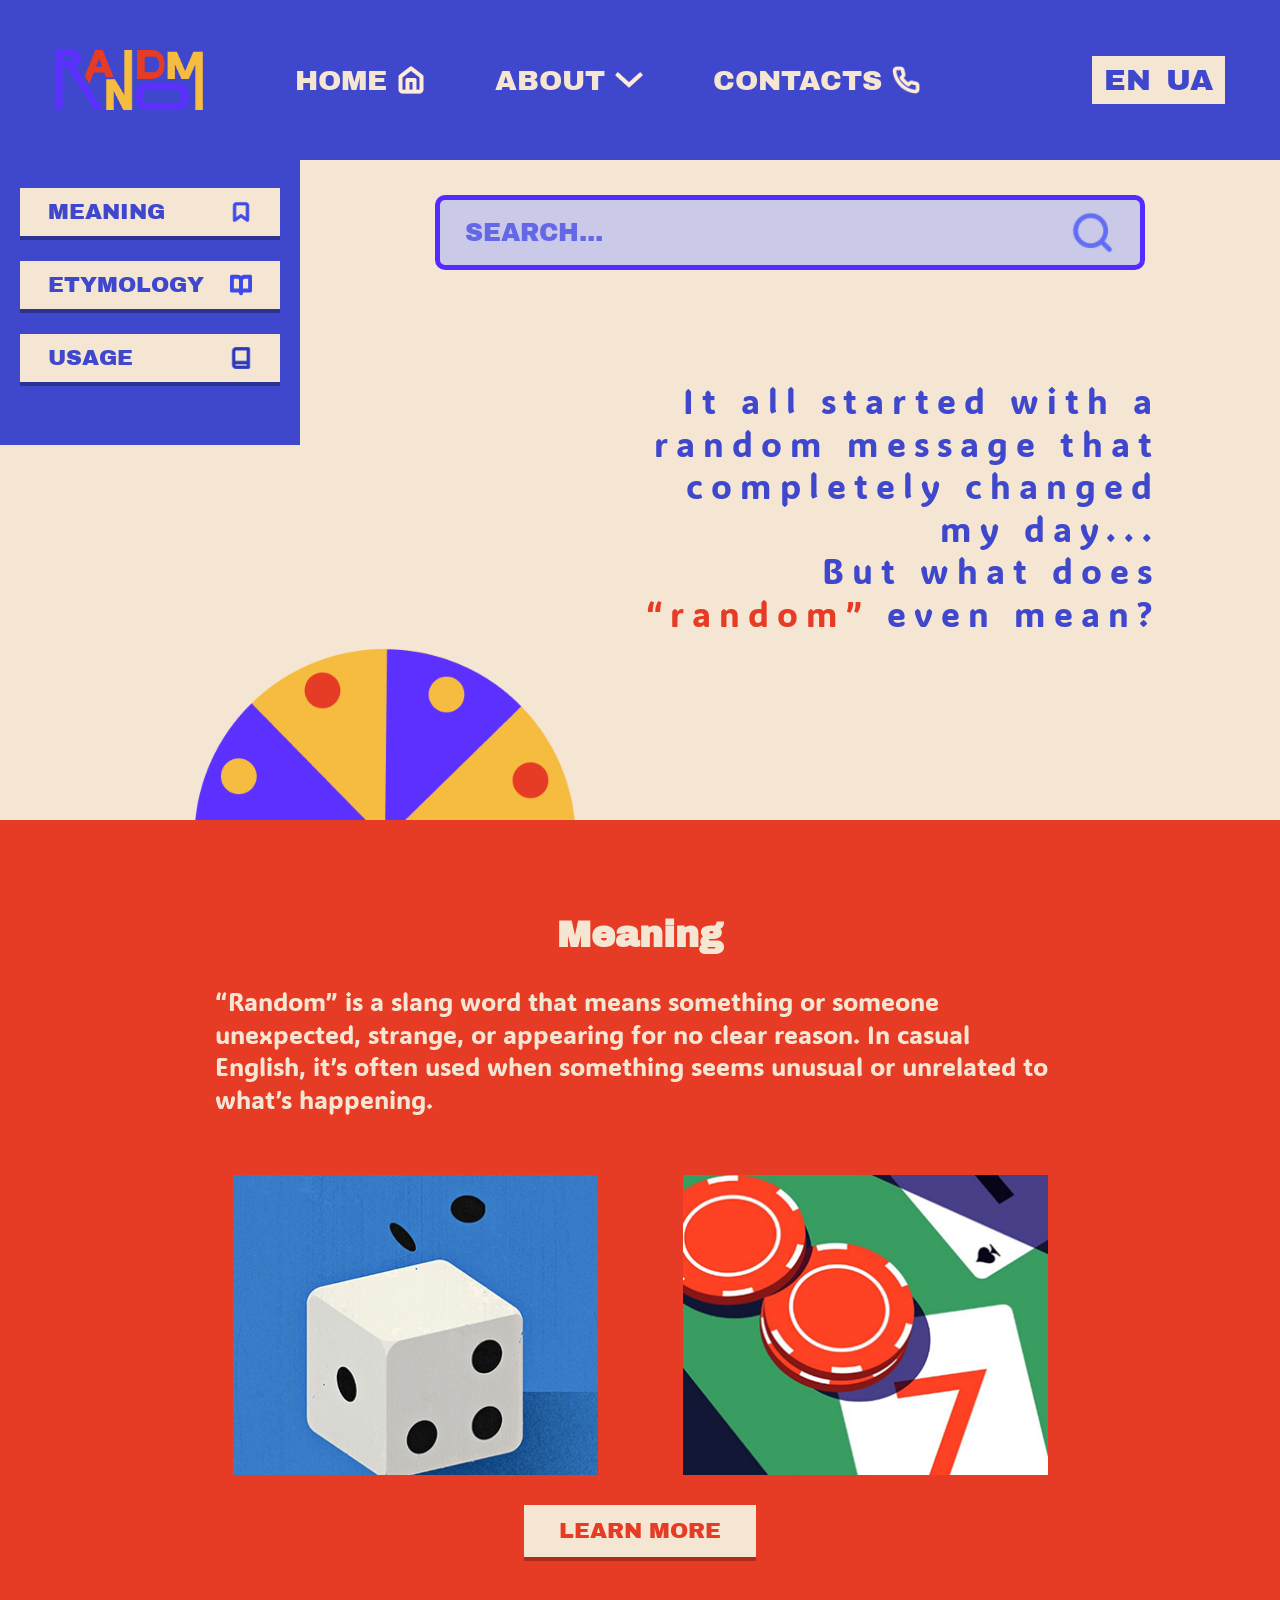
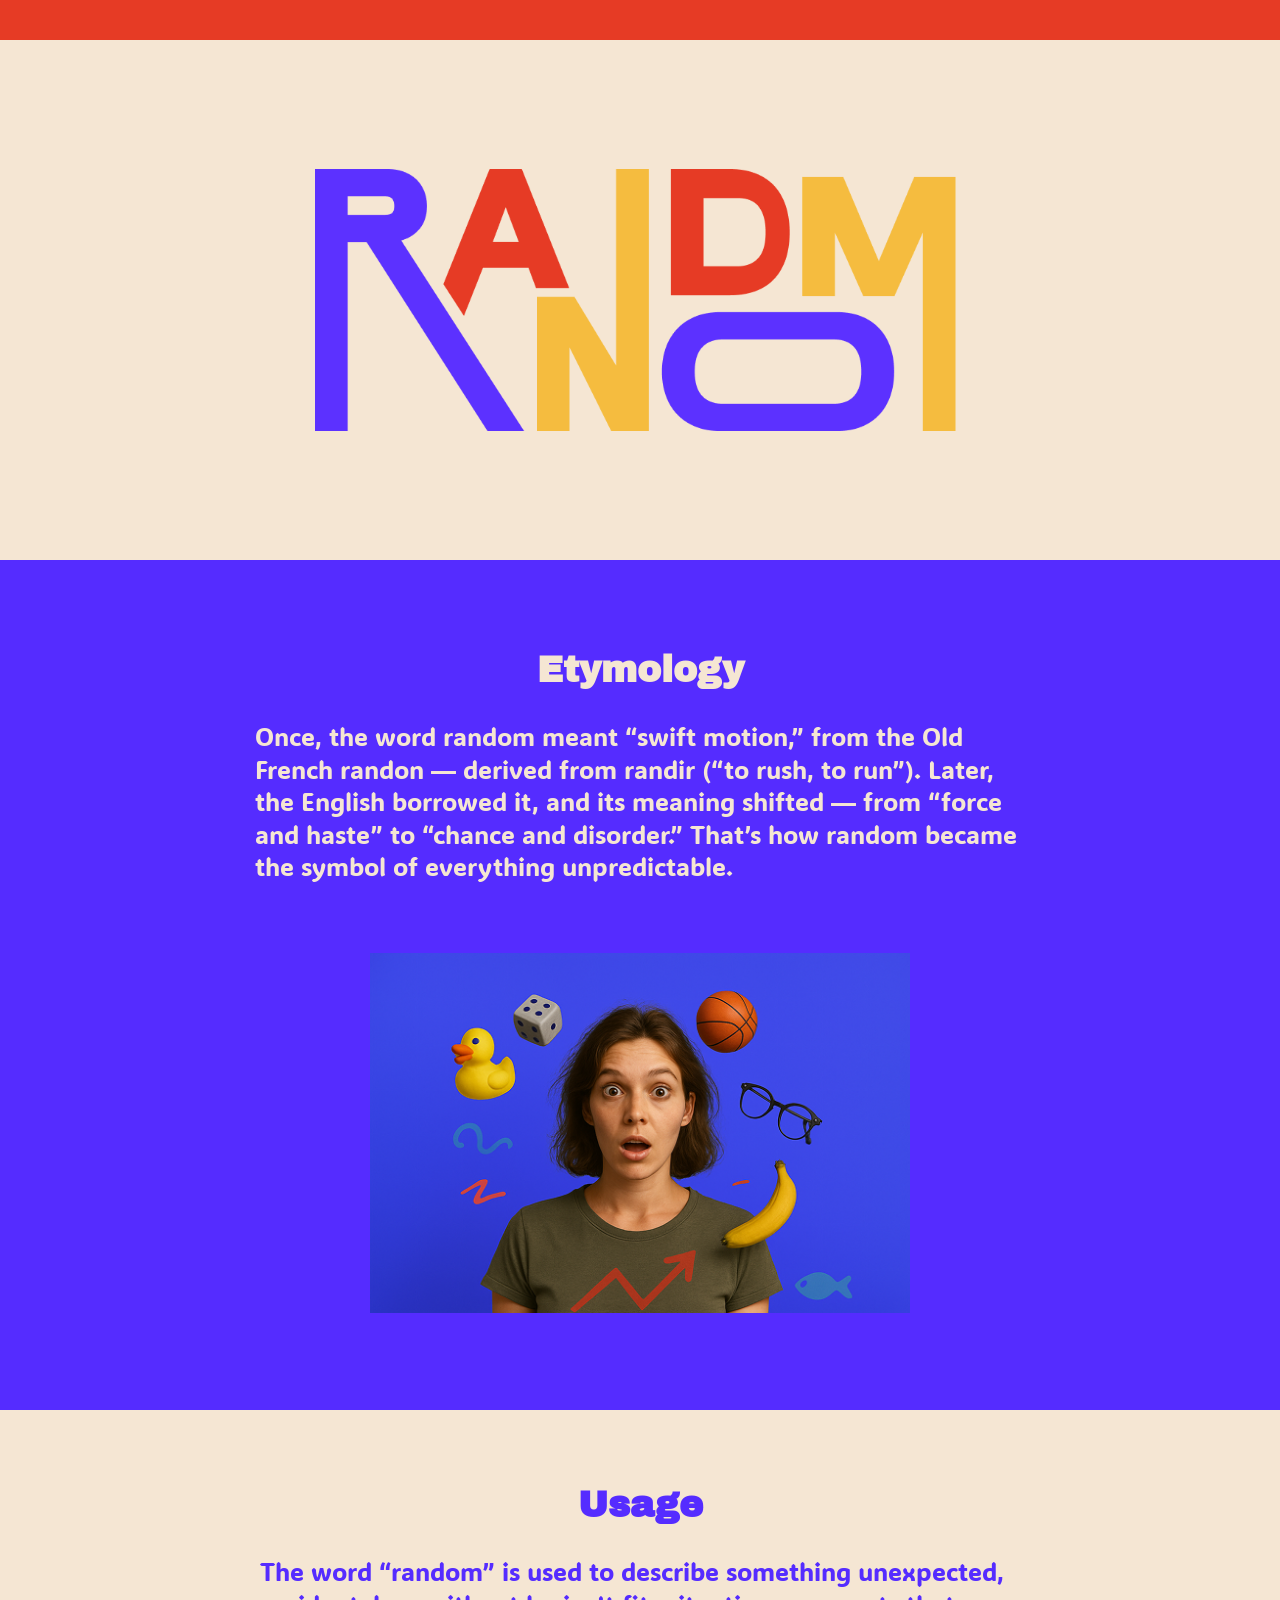
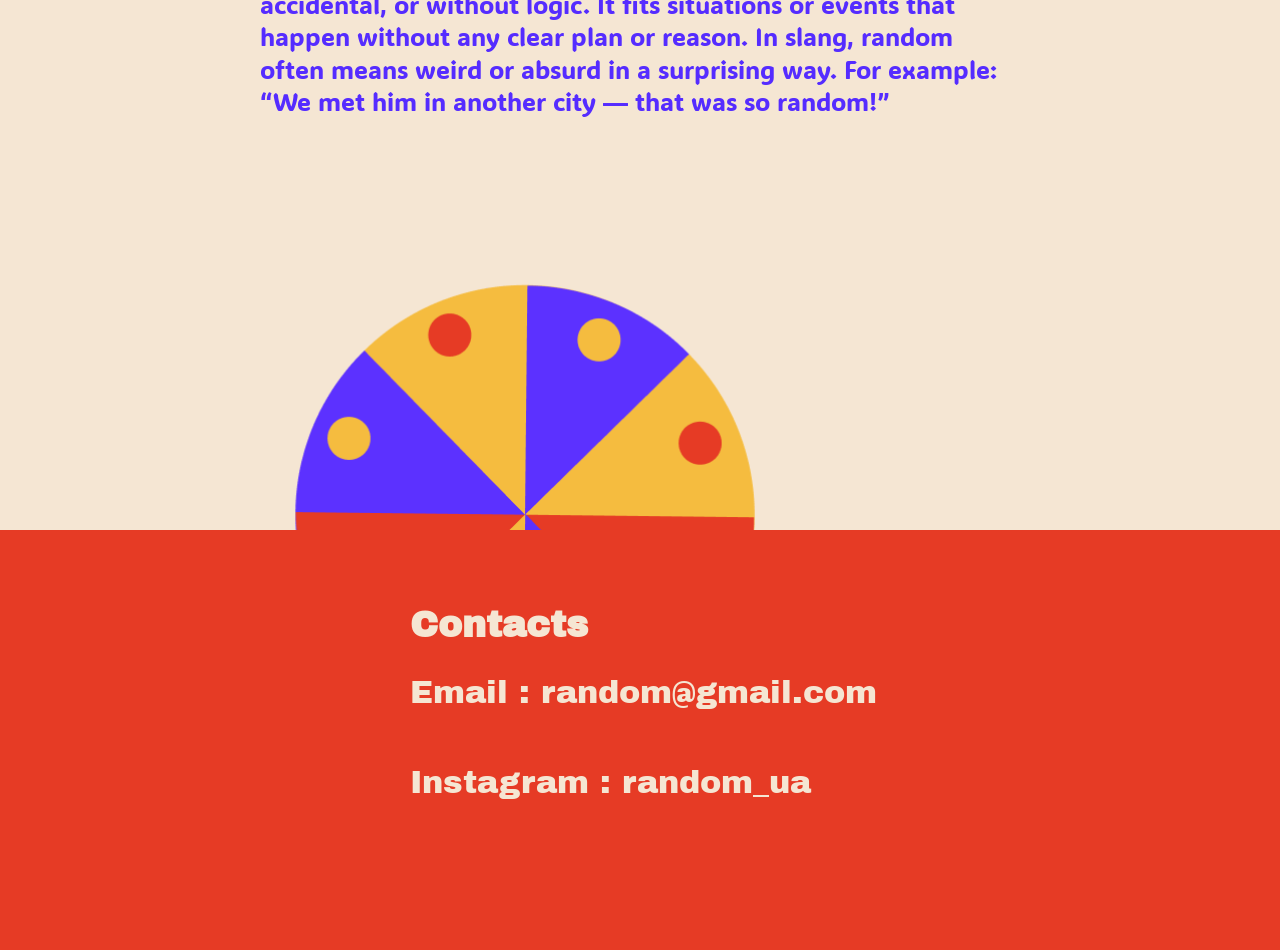
<file: index.html>
<!DOCTYPE html>
<html lang="en">
<head>
  <meta charset="UTF-8">
  <meta name="viewport" content="width=device-width, initial-scale=1.0">
  <title>Random Landing</title>

  <link rel="preconnect" href="https://fonts.googleapis.com">
  <link rel="preconnect" href="https://fonts.gstatic.com" crossorigin>
  <link href="https://fonts.googleapis.com/css2?family=ADLaM+Display&family=Archivo+Black&display=swap" rel="stylesheet">

  <link rel="stylesheet" href="css/normalize.css">
  <link rel="stylesheet" href="css/layout.css">
</head>

<body>

<section class="hero" id="home">
  <div class="top-header">
    <img src="Img/Layer_1.png" class="logo" alt="logo">

    <nav class="nav">
      <a href="#home">HOME <img src="Img/Home.png" alt=""></a>
      <a href="#meaning">ABOUT <img src="Img/стрілка.png" alt=""></a>
      <a href="#contacts">CONTACTS <img src="Img/Phone.png" alt=""></a>
    </nav>

    <div class="language">
      <span>EN</span>
      <span>UA</span>
    </div>
  </div>

  <div class="hero-content">
    <aside class="side-menu">
      <a href="#meaning">MEANING <img src="Img/Bookmark.png" alt=""></a>
      <a href="#etymology">ETYMOLOGY <img src="Img/Book open.png" alt=""></a>
      <a href="#usage">USAGE <img src="Img/Book.png" alt=""></a>
    </aside>

    <div class="hero-main">
      <div class="search">
        <span>SEARCH...</span>
        <img src="Img/Search.png" alt="">
      </div>

      <div class="hero-text">
        <p>It all started with a<br>random message that<br>completely changed<br>my day...</p>
        <p>But what does<br><span>“random”</span> even mean?</p>
      </div>

      <img src="Img/circle.png" class="big-circle" alt="">
    </div>
  </div>
</section>

<section class="meaning" id="meaning">
  <h2>Meaning</h2>

  <p>
    “Random” is a slang word that means something or someone
    unexpected, strange, or appearing for no clear reason. In casual English,
    it’s often used when something seems unusual or unrelated to what’s
    happening.
  </p>

  <div class="meaning-images">
    <img src="Img/foto1.png" alt="">
    <img src="Img/foto2.png" alt="">
  </div>

  <button>LEARN MORE</button>
</section>

<section class="logo-section">
  <img src="Img/Layer_1.png" alt="logo">
</section>

<section class="etymology" id="etymology">
  <h2>Etymology</h2>

  <p>
    Once, the word random meant “swift motion,” from the Old French randon —
    derived from randir (“to rush, to run”). Later, the English borrowed it,
    and its meaning shifted — from “force and haste” to “chance and disorder.”
    That’s how random became the symbol of everything unpredictable.
  </p>

  <img src="Img/8d1fdd5c-5081-4705-a10f-794b0fbdb5b7 1.png" class="etymology-image" alt="">
</section>

<section class="usage" id="usage">
  <h2>Usage</h2>

  <p>
    The word “random” is used to describe something unexpected, accidental,
    or without logic. It fits situations or events that happen without any clear
    plan or reason. In slang, random often means weird or absurd in a surprising way.
    For example: “We met him in another city — that was so random!”
  </p>

  <img src="Img/circle.png" class="usage-circle" alt="">
</section>

<section class="contacts" id="contacts">
  <h2>Contacts</h2>
  <p>Email : random@gmail.com</p>
  <p>Instagram : random_ua</p>
</section>

</body>
</html>
</file>
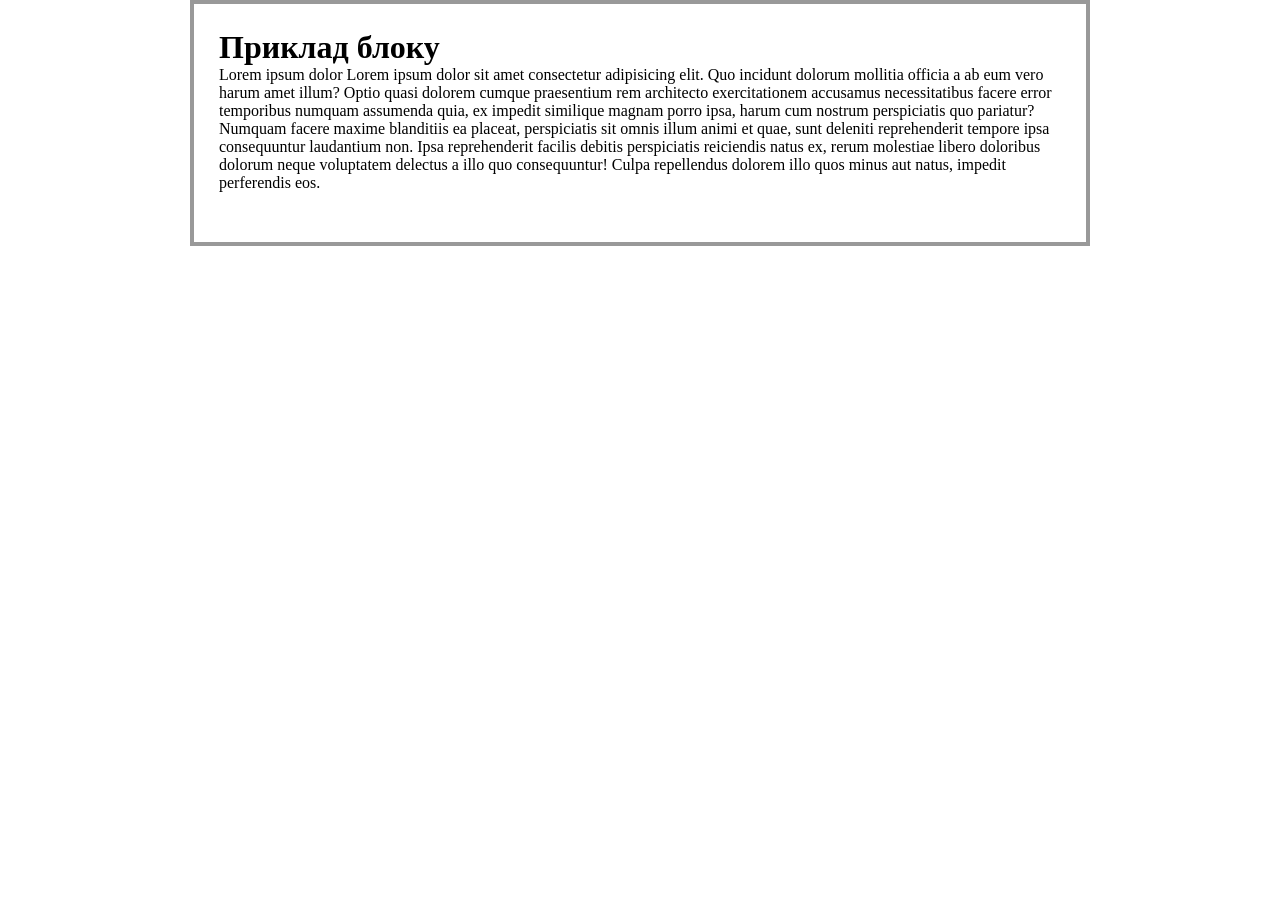
<file: block.html>
<!DOCTYPE html>
<html lang="en">
<head>
    <meta charset="UTF-8">
    <meta name="viewport" content="width=device-width, initial-scale=1.0">
    <title>Поняття про блочну модель верстки</title>
    <link rel="stylesheet" href="css/normalize.css">
    <link rel="stylesheet" href="css/block-style.css">

</head>
<body>
    <div>
        <h1>Приклад блоку</h1>
        <p><span>Lorem ipsum dolor</span> Lorem ipsum dolor sit amet consectetur adipisicing elit. Quo incidunt dolorum mollitia officia a ab eum vero harum amet illum? Optio quasi dolorem cumque praesentium rem architecto exercitationem accusamus necessitatibus facere error temporibus numquam assumenda quia, ex impedit similique magnam porro ipsa, harum cum nostrum perspiciatis quo pariatur? Numquam facere maxime blanditiis ea placeat, perspiciatis sit omnis illum animi et quae, sunt deleniti reprehenderit tempore ipsa consequuntur laudantium non. Ipsa reprehenderit facilis debitis perspiciatis reiciendis natus ex, rerum molestiae libero doloribus dolorum neque voluptatem delectus a illo quo consequuntur! Culpa repellendus dolorem illo quos minus aut natus, impedit perferendis eos.</p>
    </div>
</body>
</html>
</file>
<file: css/layout.css>
{
  margin: 0;
  padding: 0;
  box-sizing: border-box;
}

html {
  scroll-behavior: smooth;
}

body {
  font-family: 'ADLaM Display', sans-serif;
  background: #f5e6d3;
  color: #3f48cc;
  overflow-x: hidden;
}

:root {
  --blue: #3f48cc;
  --purple: #552cff;
  --red: #e63b25;
  --yellow: #f5bd38;
  --cream: #f5e6d3;
}

/* 1 SECTION / HERO */

.hero {
  width: 100%;
  height: 820px;
  background: var(--cream);
  overflow: hidden;
}

.top-header {
  height: 160px;
  background: var(--blue);
  display: flex;
  align-items: center;
  padding: 0 55px;
  gap: 90px;
}

.logo {
  width: 150px;
}

.nav {
  display: flex;
  gap: 70px;
  align-items: center;
  flex: 1;
}

.nav a {
  color: var(--cream);
  text-decoration: none;
  font-family: 'Archivo Black', sans-serif;
  font-size: 28px;
  display: flex;
  align-items: center;
  gap: 10px;
}

.nav img {
  width: 28px;
}

.language {
  background: var(--cream);
  color: var(--blue);
  font-family: 'Archivo Black', sans-serif;
  font-size: 30px;
  padding: 8px 12px;
  display: flex;
  gap: 15px;
}

.hero-content {
  display: flex;
}

.side-menu {
  width: 300px;
  height: 285px;
  background: var(--blue);
  padding: 28px 20px;
  display: flex;
  flex-direction: column;
  gap: 25px;
}

.side-menu a {
  background: var(--cream);
  color: var(--blue);
  text-decoration: none;
  font-family: 'Archivo Black', sans-serif;
  font-size: 22px;
  padding: 12px 28px;
  display: flex;
  justify-content: space-between;
  align-items: center;
  box-shadow: 0 4px 0 rgba(0,0,0,0.3);
}

.side-menu img {
  width: 22px;
}

.hero-main {
  position: relative;
  flex: 1;
  height: 660px;
  padding-top: 35px;
}

.search {
  width: 710px;
  height: 75px;
  border: 5px solid var(--purple);
  border-radius: 10px;
  background: #cac9e8;
  margin: 0 auto;
  display: flex;
  justify-content: space-between;
  align-items: center;
  padding: 0 25px;
  font-family: 'Archivo Black', sans-serif;
  font-size: 25px;
  color: #6568e6;
}

.search img {
  width: 45px;
}

.hero-text {
  position: absolute;
  right: 120px;
  top: 220px;
  text-align: right;
  font-size: 34px;
  letter-spacing: 8px;
  line-height: 1.25;
}

.hero-text span {
  color: var(--red);
}

.big-circle {
  width: 540px;
  position: absolute;
  left: -185px;
  bottom: -290px;
}

/* 2 SECTION / MEANING */

.meaning {
  height: 820px;
  background: var(--red);
  color: var(--cream);
  padding-top: 95px;
  text-align: center;
}

.meaning h2,
.etymology h2,
.usage h2,
.contacts h2 {
  font-family: 'Archivo Black', sans-serif;
  font-size: 36px;
  margin-bottom: 30px;
}

.meaning p {
  width: 850px;
  margin: 0 auto;
  font-size: 25px;
  line-height: 1.3;
  text-align: left;
}

.meaning-images {
  display: flex;
  justify-content: center;
  gap: 85px;
  margin-top: 60px;
  margin-bottom: 30px;
}

.meaning-images img {
  width: 365px;
  height: 300px;
  object-fit: cover;
}

.meaning button {
  background: var(--cream);
  border: none;
  color: var(--red);
  font-family: 'Archivo Black', sans-serif;
  font-size: 22px;
  padding: 14px 35px;
  box-shadow: 0 4px 0 rgba(0,0,0,0.25);
}

/* 3 SECTION / LOGO */

.logo-section {
  height: 520px;
  background: var(--cream);
  display: flex;
  align-items: center;
  justify-content: center;
}

.logo-section img {
  width: 650px;
}

/* 4 SECTION / ETYMOLOGY */

.etymology {
  height: 850px;
  background: var(--purple);
  color: var(--cream);
  padding-top: 90px;
  text-align: center;
}

.etymology p {
  width: 770px;
  margin: 0 auto;
  font-size: 25px;
  line-height: 1.3;
  text-align: left;
}

.etymology-image {
  display: block;
  width: 540px;
  height: auto;
  margin: 70px auto 0;
}

/* 5 SECTION / USAGE */

.usage {
  height: 720px;
  background: var(--cream);
  color: var(--purple);
  position: relative;
  overflow: hidden;
  padding-top: 75px;
  text-align: center;
}

.usage p {
  width: 760px;
  margin: 0 auto;
  text-align: left;
  font-size: 25px;
  line-height: 1.3;
}

.usage-circle {
  position: absolute;
  width: 650px;
  left: 200px;
  bottom: -310px;
}

/* 6 SECTION / CONTACTS */

.contacts {
  height: 420px;
  background: var(--red);
  color: var(--cream);
  padding-top: 75px;
  padding-left: 410px;
}

.contacts p {
  font-family: 'Archivo Black', sans-serif;
  font-size: 32px;
  margin-bottom: 55px;
}
</file>
<file: css/block-style.css>
div{
    border: 4px solid #999 ;
    max-width: 900px;
    margin-left: auto;
    margin-right: auto;
    padding: 25px;
    padding-bottom: 50px;
    
}
</file>
